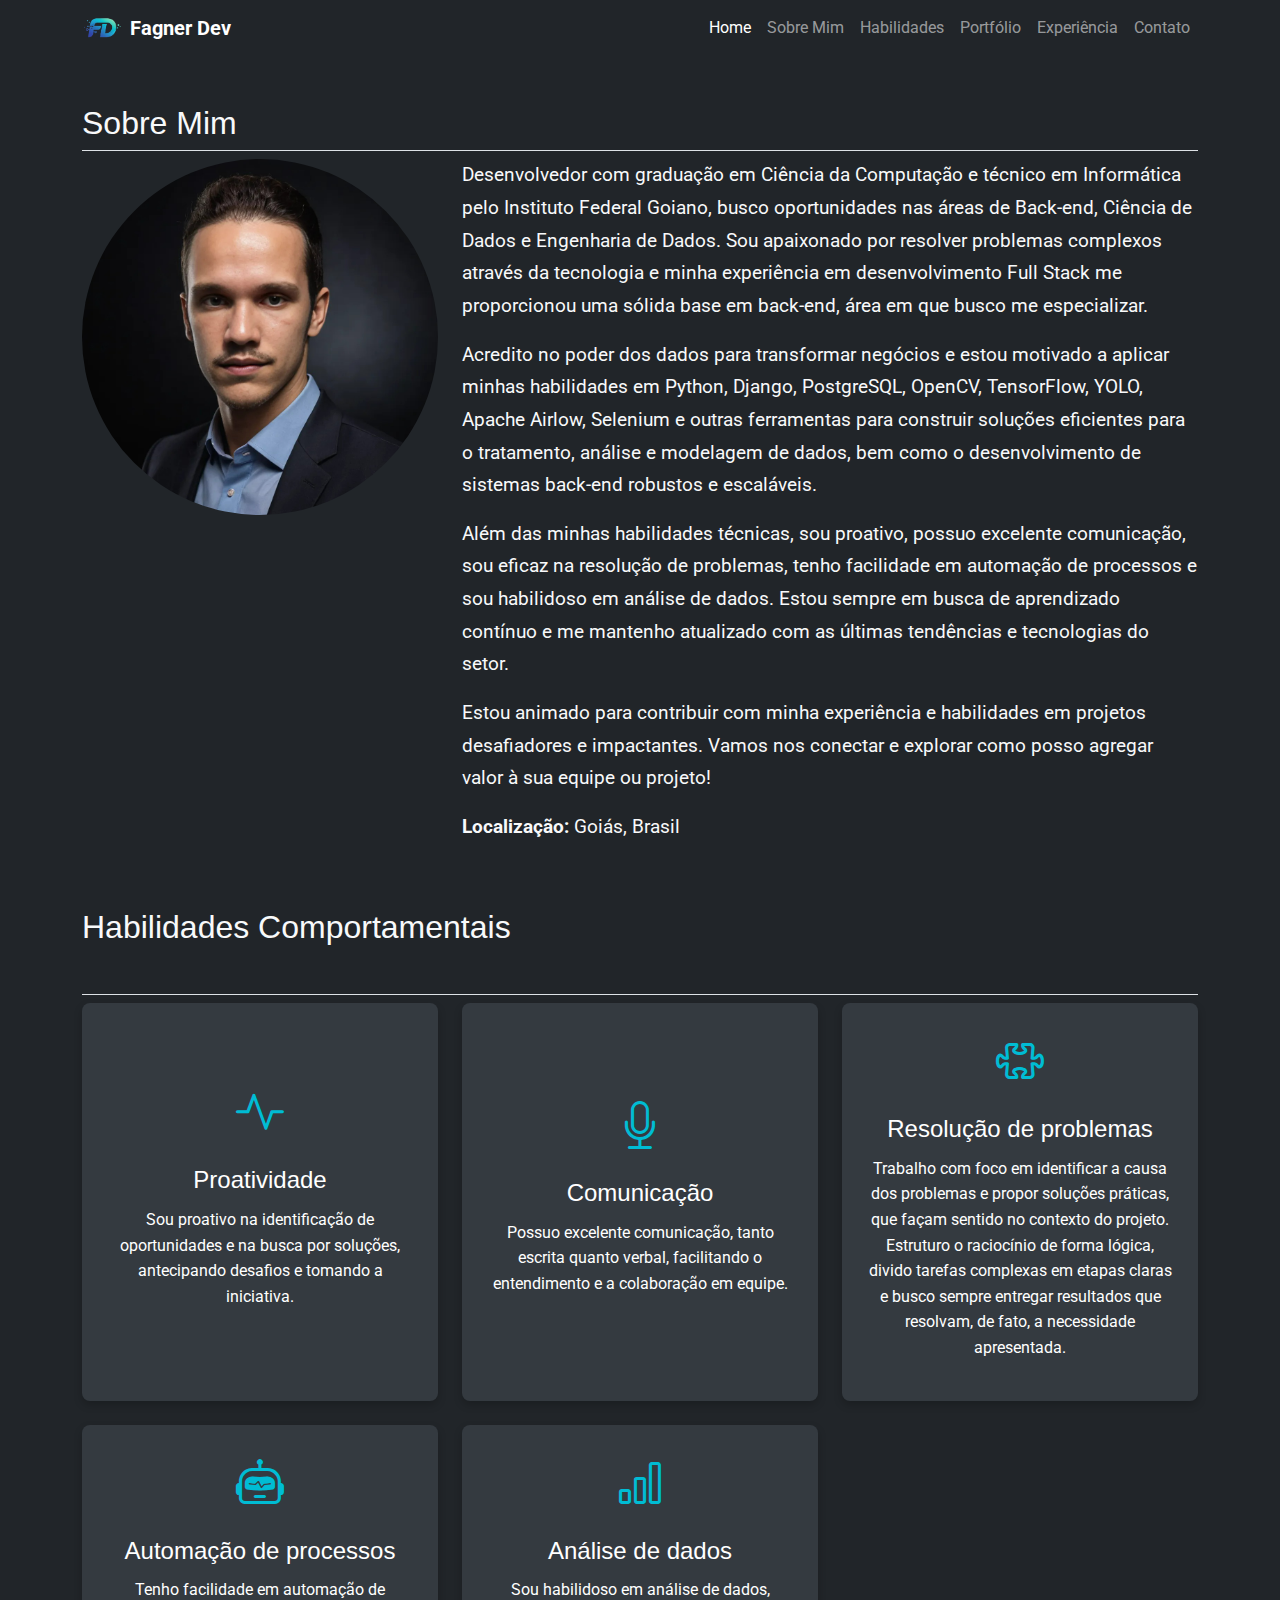
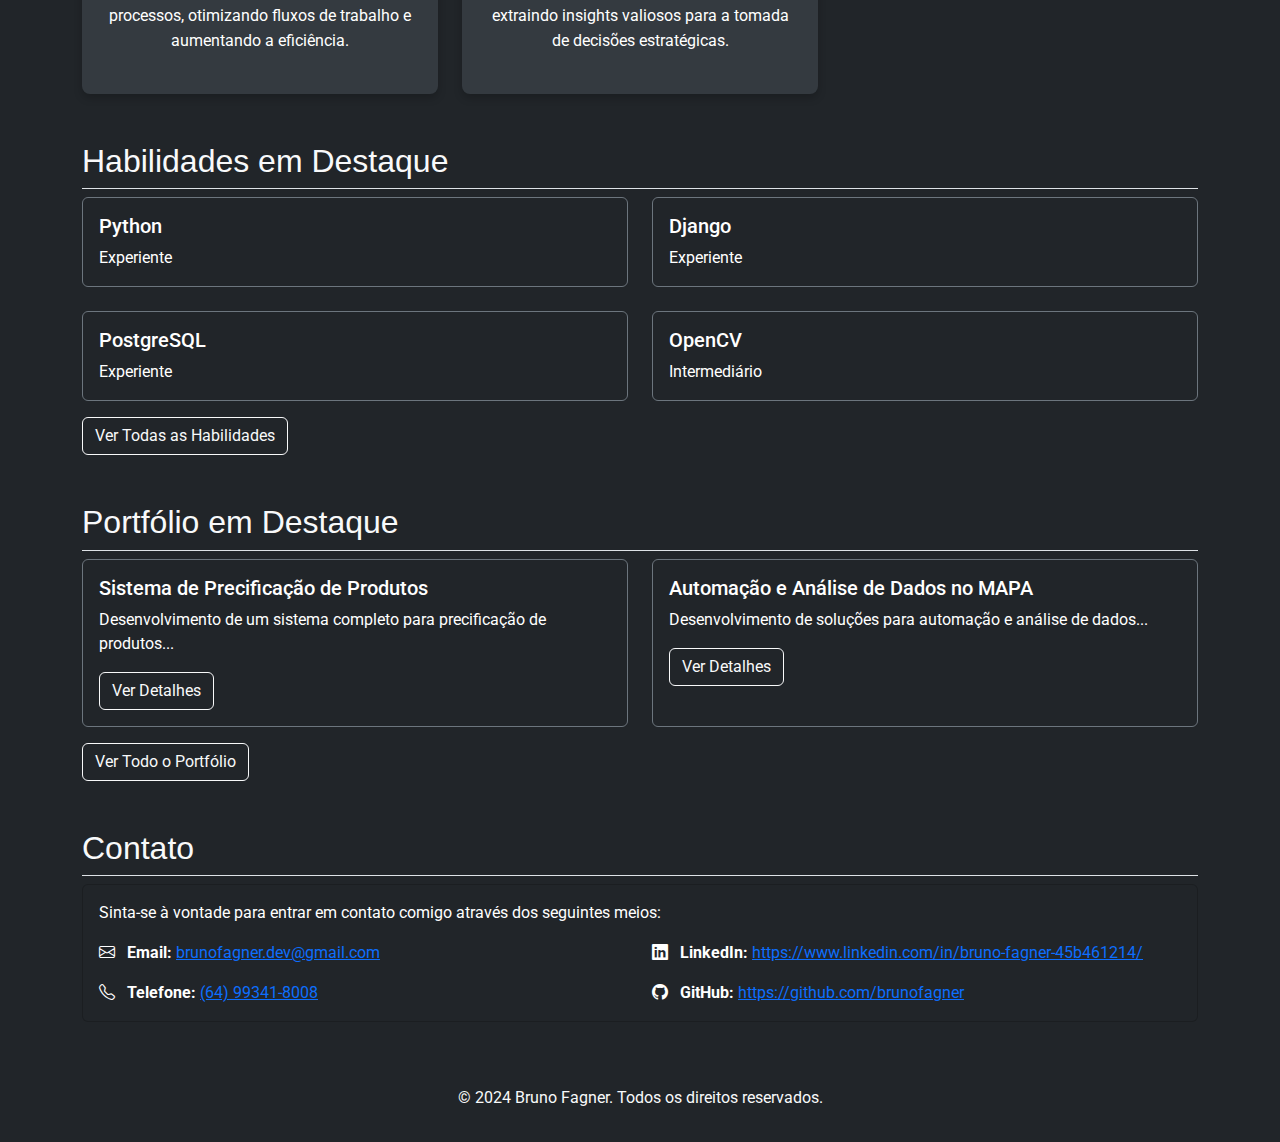
<file: index.html>
<!DOCTYPE html>
<html lang="pt-br">

<head>
    <meta charset="UTF-8">
    <meta name="viewport" content="width=device-width, initial-scale=1.0">
    <title>Bruno Fagner - Full Stack AI Developer</title>
    <link href="https://cdn.jsdelivr.net/npm/bootstrap@5.3.3/dist/css/bootstrap.min.css" rel="stylesheet">
    <link rel="stylesheet" href="css/styles.css">
    <link rel="stylesheet" href="https://cdn.jsdelivr.net/npm/bootstrap-icons@1.11.3/font/bootstrap-icons.min.css">
</head>

<body class="bg-dark text-light">
    <header class="navbar navbar-expand-lg navbar-dark bg-dark">
        <div class="container">
            <img src="img/logo_semfundo.png" alt="" class="logo-light me-2" width="40" height="40">
            <a class="navbar-brand" href="#">Fagner Dev</a>
            <button class="navbar-toggler" type="button" data-bs-toggle="collapse" data-bs-target="#navbarNav"
                aria-controls="navbarNav" aria-expanded="false" aria-label="Toggle navigation">
                <span class="navbar-toggler-icon"></span>
            </button>
            <div class="collapse navbar-collapse" id="navbarNav">
                <ul class="navbar-nav ms-auto">
                    <li class="nav-item">
                        <a class="nav-link active" aria-current="page" href="index.html">Home</a>
                    </li>
                    <li class="nav-item">
                        <a class="nav-link" href="sobre.html">Sobre Mim</a>
                    </li>
                    <li class="nav-item">
                        <a class="nav-link" href="habilidades.html">Habilidades</a>
                    </li>
                    <li class="nav-item">
                        <a class="nav-link" href="portfolio.html">Portfólio</a>
                    </li>
                    <li class="nav-item">
                        <a class="nav-link" href="experiencia.html">Experiência</a>
                    </li>
                    <li class="nav-item">
                        <a class="nav-link" href="contato.html">Contato</a>
                    </li>
                </ul>
            </div>
        </div>
    </header>

    <main class="container my-5">
        <section id="sobre" class="mb-5">
            <h2 class="border-bottom pb-2">Sobre Mim</h2>
            <div class="row">
                <div class="col-md-4">
                    <img src="img/bruno-fagner.jpg" alt="Bruno Fagner" class="img-fluid rounded-circle mb-3">
                </div>
                <div class="col-md-8">
                    <p class="sobre-mim-texto">
                        Desenvolvedor com graduação em Ciência da Computação e técnico em Informática pelo Instituto Federal Goiano, 
                        busco oportunidades nas áreas de Back-end, Ciência de Dados e Engenharia de Dados. 
                        Sou apaixonado por resolver problemas complexos através da tecnologia e minha experiência
                        em desenvolvimento Full Stack me proporcionou uma sólida base em back-end, área em que busco me especializar.
                    </p>
                    <p class="sobre-mim-texto">
                        Acredito no poder dos dados para transformar negócios e estou motivado a aplicar minhas habilidades em Python, 
                        Django, PostgreSQL, OpenCV, TensorFlow, YOLO, Apache Airlow, Selenium e outras ferramentas para construir 
                        soluções eficientes para o tratamento, análise e modelagem de dados, bem como o desenvolvimento de sistemas 
                        back-end robustos e escaláveis. 
                    </p>
                    <p class="sobre-mim-texto">
                        Além das minhas habilidades técnicas, sou proativo, possuo excelente comunicação, sou eficaz na resolução de problemas,
                         tenho facilidade em automação de processos e sou habilidoso em análise de dados.
                        Estou sempre em busca de aprendizado contínuo e me mantenho atualizado com as últimas tendências e tecnologias do setor.
                    </p>
                    <p class="sobre-mim-texto">
                        Estou animado para contribuir com minha experiência e habilidades em projetos desafiadores e impactantes.
                        Vamos nos conectar e explorar como posso agregar valor à sua equipe ou projeto!
                    </p>
                    <p class="sobre-mim-texto">
                        <strong>Localização:</strong> Goiás, Brasil
                    </p>

                </div>
            </div>
        </section>
        
        <section id="soft-skills" class="mb-5">
            <h2 class="border-bottom pb-5 ">Habilidades Comportamentais</h2>
            <div class="row row-cols-1 row-cols-md-3 g-4">
                <div class="col">
                    <div class="soft-skill-card">
                        <div class="soft-skill-icon">
                            <i class="bi bi-activity"></i>  </div>
                        <h3>Proatividade</h3>
                        <p>
                            Sou proativo na identificação de oportunidades e na busca por soluções, antecipando desafios e tomando a iniciativa.
                        </p>
                    </div>
                </div>
                <div class="col">
                    <div class="soft-skill-card">
                        <div class="soft-skill-icon">
                            <i class="bi bi-mic"></i>  </div>
                        <h3>Comunicação</h3>
                        <p>
                            Possuo excelente comunicação, tanto escrita quanto verbal, facilitando o entendimento e a colaboração em equipe.
                        </p>
                    </div>
                </div>
                <div class="col">
                    <div class="soft-skill-card">
                        <div class="soft-skill-icon">
                            <i class="bi bi-puzzle"></i> </div>
                        <h3>Resolução de problemas</h3>
                        <p>
                            Trabalho com foco em identificar a causa dos problemas e propor soluções práticas, que
                            façam sentido no contexto do projeto. Estruturo o raciocínio de forma lógica, divido tarefas
                            complexas em etapas claras e busco sempre entregar resultados que resolvam, de fato, a
                            necessidade apresentada.
                        </p>
                    </div>
                </div>
                <div class="col">
                    <div class="soft-skill-card">
                        <div class="soft-skill-icon">
                            <i class="bi bi-robot"></i>  </div>
                        <h3>Automação de processos</h3>
                        <p>
                            Tenho facilidade em automação de processos, otimizando fluxos de trabalho e aumentando a eficiência.
                        </p>
                    </div>
                </div>
                <div class="col">
                    <div class="soft-skill-card">
                        <div class="soft-skill-icon">
                            <i class="bi bi-bar-chart"></i>  </div>
                        <h3>Análise de dados</h3>
                        <p>
                            Sou habilidoso em análise de dados, extraindo insights valiosos para a tomada de decisões estratégicas.
                        </p>
                    </div>
                </div>
            </div>
        </section>

        <section id="habilidades-destaque" class="mb-5">
            <h2 class="border-bottom pb-2">Habilidades em Destaque</h2>
            <div class="row row-cols-1 row-cols-md-2 g-4">
                <div class="col">
                    <div class="card bg-dark border-secondary h-100">
                        <div class="card-body text-white">  <h5 class="card-title">Python</h5>
                            <p class="card-text">Experiente</p>
                        </div>
                    </div>
                </div>
                <div class="col">
                    <div class="card bg-dark border-secondary h-100">
                        <div class="card-body text-white">  <h5 class="card-title">Django</h5>
                            <p class="card-text">Experiente</p>
                        </div>
                    </div>
                </div>
                <div class="col">
                    <div class="card bg-dark border-secondary h-100">
                        <div class="card-body text-white">  <h5 class="card-title">PostgreSQL</h5>
                            <p class="card-text">Experiente</p>
                        </div>
                    </div>
                </div>
                <div class="col">
                    <div class="card bg-dark border-secondary h-100">
                        <div class="card-body text-white">  <h5 class="card-title">OpenCV</h5>
                            <p class="card-text">Intermediário</p>
                        </div>
                    </div>
                </div>
            </div>
            <a href="habilidades.html" class="btn btn-outline-light mt-3">Ver Todas as Habilidades</a>
        </section>

        <section id="portfolio-destaque" class="mb-5">
            <h2 class="border-bottom pb-2">Portfólio em Destaque</h2>
            <div class="row row-cols-1 row-cols-md-2 g-4">
                <div class="col">
                    <div class="card bg-dark border-secondary h-100">
                        <div class="card-body text-white">  <h5 class="card-title">Sistema de Precificação de Produtos</h5>
                            <p class="card-text">Desenvolvimento de um sistema completo para precificação de
                                produtos...</p>
                            <a href="portfolio.html" class="btn btn-outline-light">Ver Detalhes</a>
                        </div>
                    </div>
                </div>
                <div class="col">
                    <div class="card bg-dark border-secondary h-100">
                        <div class="card-body text-white">  <h5 class="card-title">Automação e Análise de Dados no MAPA</h5>
                            <p class="card-text">Desenvolvimento de soluções para automação e análise de dados...</p>
                            <a href="portfolio.html" class="btn btn-outline-light">Ver Detalhes</a>
                        </div>
                    </div>
                </div>
            </div>
            <a href="portfolio.html" class="btn btn-outline-light mt-3">Ver Todo o Portfólio</a>
        </section>

        <section id="contato" class="mb-5">
            <h2 class="border-bottom pb-2">Contato</h2>
            <div class="card bg-dark">
                <div class="card-body text-white">  <p class="card-text">
                        Sinta-se à vontade para entrar em contato comigo através dos seguintes meios:
                    </p>
                    <div class="row">
                        <div class="col-md-6">
                            <p class="card-text">
                                <i class="bi bi-envelope me-2"></i> <strong>Email:</strong>
                                <a href="mailto:brunofagner.dev@gmail.com">brunofagner.dev@gmail.com</a>
                            </p>
                            <p class="card-text">
                                <i class="bi bi-telephone me-2"></i> <strong>Telefone:</strong>
                                <a href="tel:+5564993418008">(64) 99341-8008</a>
                            </p>
                        </div>
                        <div class="col-md-6">
                            <p class="card-text">
                                <i class="bi bi-linkedin me-2"></i> <strong>LinkedIn:</strong>
                                <a href="https://www.linkedin.com/in/bruno-fagner-45b461214/" target="_blank">
                                    https://www.linkedin.com/in/bruno-fagner-45b461214/
                                </a>
                            </p>
                            <p class="card-text">
                                <i class="bi bi-github me-2"></i> <strong>GitHub:</strong>
                                <a href="https://github.com/brunofagner" target="_blank">https://github.com/brunofagner</a>
                            </p>
                        </div>
                    </div>
                </div>
            </div>
        </section>
    </main>

    <footer class="bg-dark text-light py-3">
        <div class="container text-center">
            <p>&copy; 2024 Bruno Fagner. Todos os direitos reservados.</p>
        </div>
    </footer>

    <script src="https://cdn.jsdelivr.net/npm/bootstrap@5.3.3/dist/js/bootstrap.bundle.min.js"></script>
    <script src="js/script.js"></script>
</body>

</html>
</file>
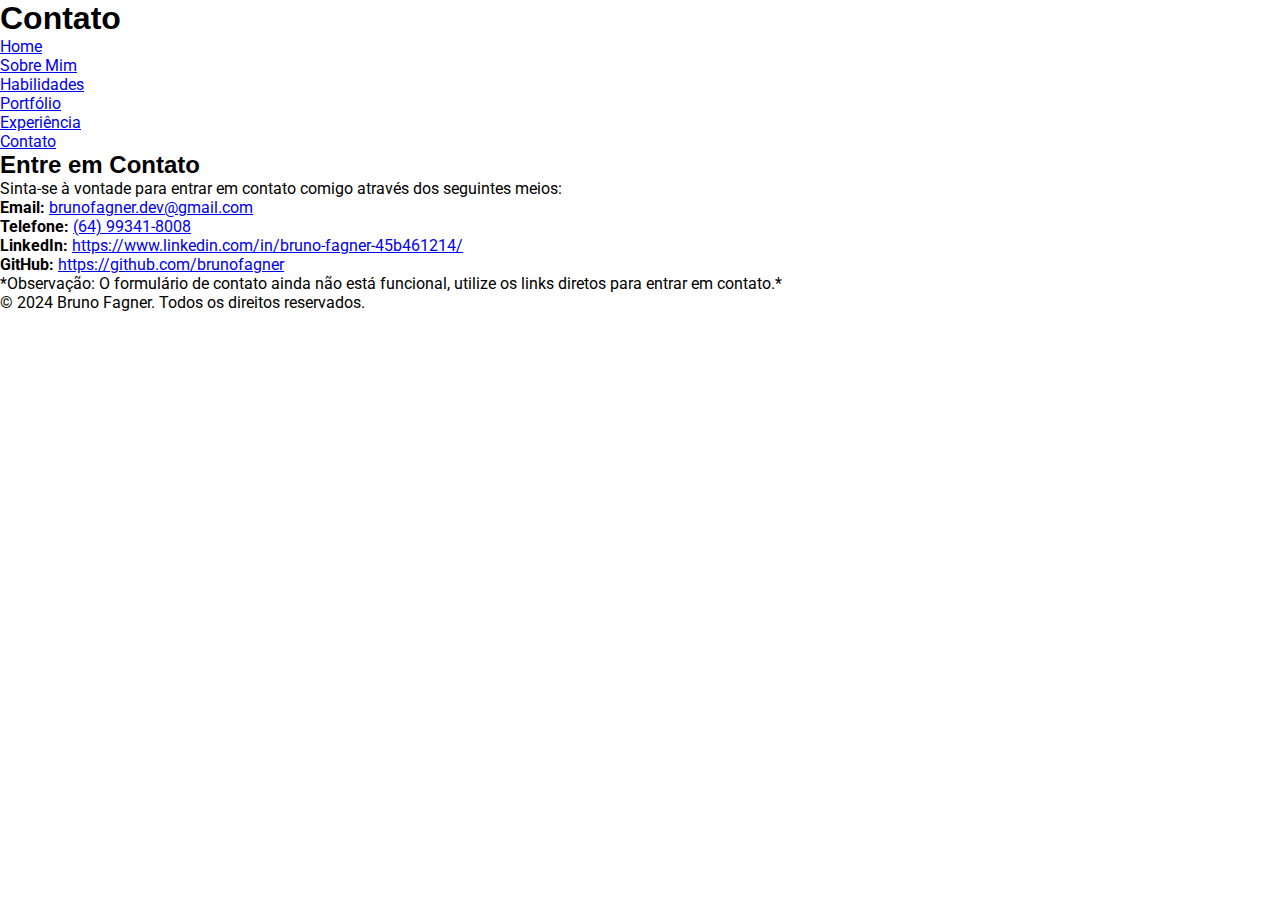
<file: contato.html>
<!DOCTYPE html>
<html lang="pt-br">

<head>
    <meta charset="UTF-8">
    <meta name="viewport" content="width=device-width, initial-scale=1.0">
    <title>Contato - Bruno Fagner</title>
    <link rel="stylesheet" href="css/styles.css">
</head>

<body>
    <header>
        <div class="container">
            <h1>Contato</h1>
            <nav>
                <ul>
                    <li><a href="index.html">Home</a></li>
                    <li><a href="sobre.html">Sobre Mim</a></li>
                    <li><a href="habilidades.html">Habilidades</a></li>
                    <li><a href="portfolio.html">Portfólio</a></li>
                    <li><a href="experiencia.html">Experiência</a></li>
                    <li><a href="contato.html">Contato</a></li>
                </ul>
            </nav>
        </div>
    </header>

    <main>
        <section class="container">
            <h2>Entre em Contato</h2>
            <p>
                Sinta-se à vontade para entrar em contato comigo através dos seguintes meios:
            </p>

            <div class="contato-info">
                <p>
                    <strong>Email:</strong>
                    <a href="mailto:brunofagner.dev@gmail.com">brunofagner.dev@gmail.com</a>
                </p>
                <p>
                    <strong>Telefone:</strong>
                    <a href="tel:+5564993418008">(64) 99341-8008</a>
                </p>
                <p>
                    <strong>LinkedIn:</strong>
                    <a href="https://www.linkedin.com/in/bruno-fagner-45b461214/" target="_blank">
                        https://www.linkedin.com/in/bruno-fagner-45b461214/
                    </a>
                </p>
                <p>
                    <strong>GitHub:</strong>
                    <a href="https://github.com/brunofagner" target="_blank">https://github.com/brunofagner</a>
                </p>
            </div>

            <p>
                *Observação: O formulário de contato ainda não está funcional, utilize os links
                diretos para entrar em contato.*
            </p>
        </section>
    </main>

    <footer>
        <div class="container">
            <p>&copy; 2024 Bruno Fagner. Todos os direitos reservados.</p>
        </div>
    </footer>

    <script src="js/script.js"></script>
</body>

</html>
</file>
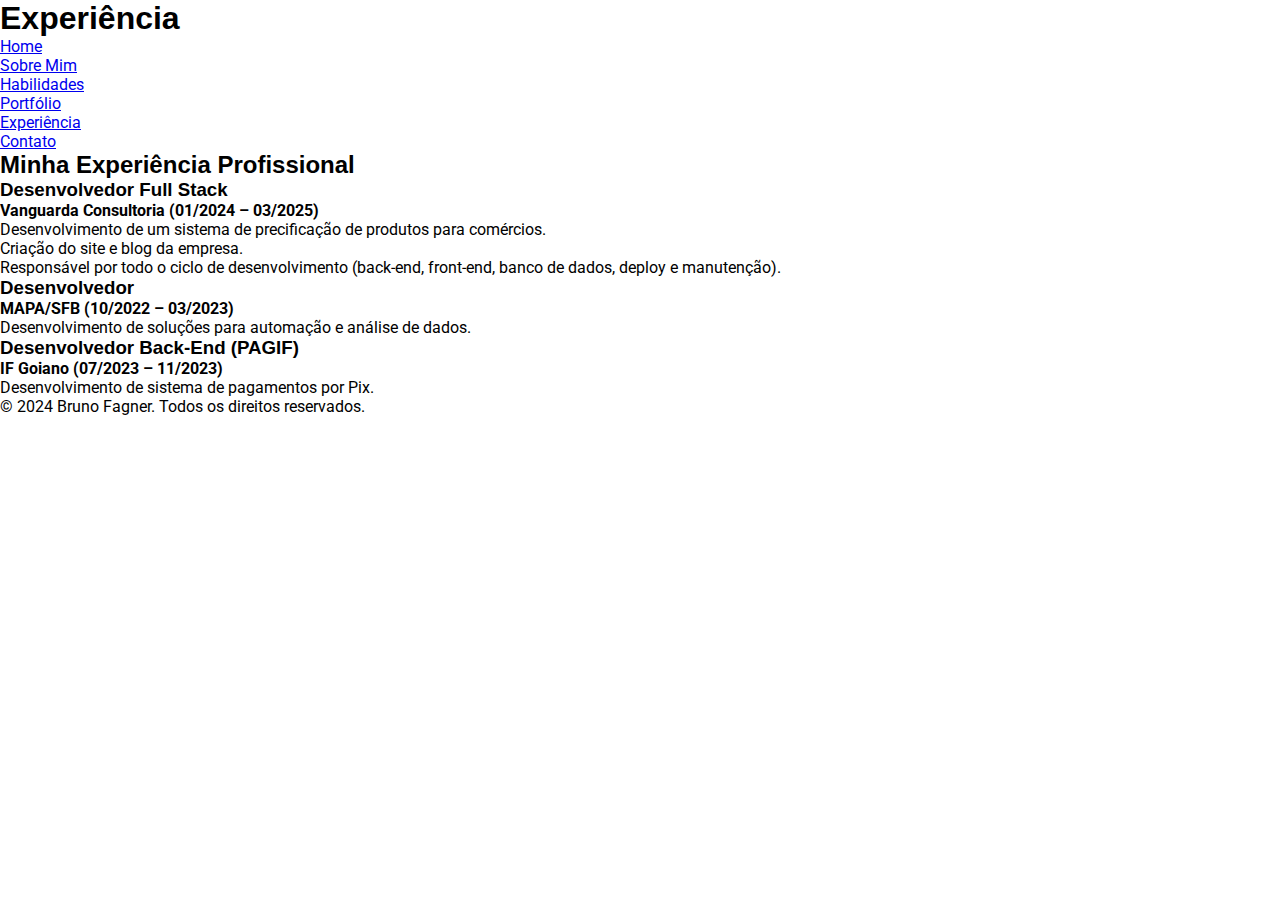
<file: experiencia.html>
<!DOCTYPE html>
<html lang="pt-br">

<head>
    <meta charset="UTF-8">
    <meta name="viewport" content="width=device-width, initial-scale=1.0">
    <title>Experiência - Bruno Fagner</title>
    <link rel="stylesheet" href="css/styles.css">
</head>

<body>
    <header>
        <div class="container">
            <h1>Experiência</h1>
            <nav>
                <ul>
                    <li><a href="index.html">Home</a></li>
                    <li><a href="sobre.html">Sobre Mim</a></li>
                    <li><a href="habilidades.html">Habilidades</a></li>
                    <li><a href="portfolio.html">Portfólio</a></li>
                    <li><a href="experiencia.html">Experiência</a></li>
                    <li><a href="contato.html">Contato</a></li>
                </ul>
            </nav>
        </div>
    </header>

    <main>
        <section class="container">
            <h2>Minha Experiência Profissional</h2>

            <div class="experiencia-item">
                <h3>Desenvolvedor Full Stack</h3>
                <h4>Vanguarda Consultoria (01/2024 – 03/2025)</h4>
                <ul>
                    <li>Desenvolvimento de um sistema de precificação de produtos para comércios.</li>
                    <li>Criação do site e blog da empresa.</li>
                    <li>Responsável por todo o ciclo de desenvolvimento (back-end, front-end, banco de dados,
                        deploy e manutenção).</li>
                </ul>
            </div>

            <div class="experiencia-item">
                <h3>Desenvolvedor</h3>
                <h4>MAPA/SFB (10/2022 – 03/2023)</h4>
                <ul>
                    <li>Desenvolvimento de soluções para automação e análise de dados.</li>
                </ul>
            </div>

            <div class="experiencia-item">
                <h3>Desenvolvedor Back-End (PAGIF)</h3>
                <h4>IF Goiano (07/2023 – 11/2023)</h4>
                <ul>
                    <li>Desenvolvimento de sistema de pagamentos por Pix.</li>
                </ul>
            </div>
        </section>
    </main>

    <footer>
        <div class="container">
            <p>&copy; 2024 Bruno Fagner. Todos os direitos reservados.</p>
        </div>
    </footer>

    <script src="js/script.js"></script>
</body>

</html>
</file>
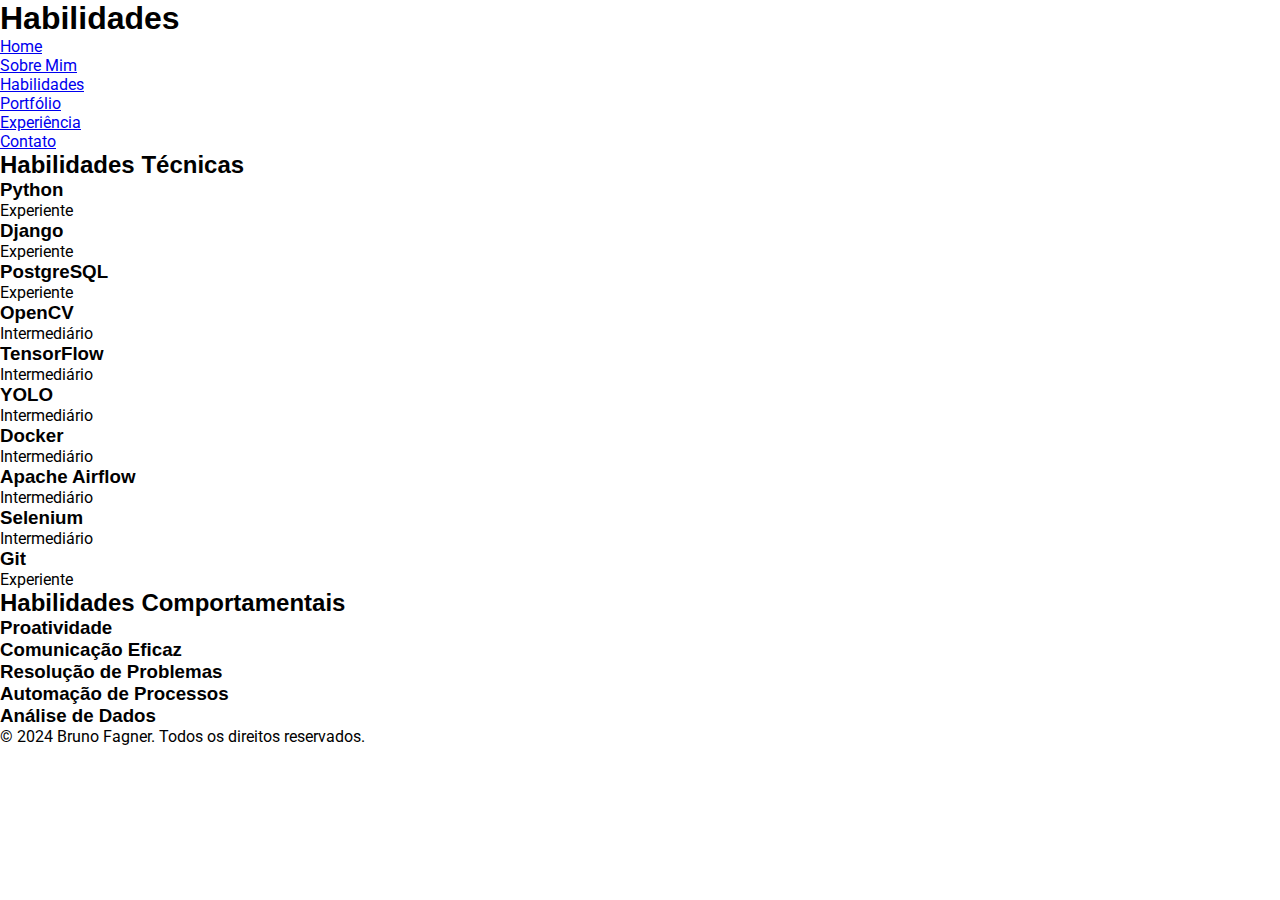
<file: habilidades.html>
<!DOCTYPE html>
<html lang="pt-br">

<head>
    <meta charset="UTF-8">
    <meta name="viewport" content="width=device-width, initial-scale=1.0">
    <title>Habilidades - Bruno Fagner</title>
    <link rel="stylesheet" href="css/styles.css">
</head>

<body>
    <header>
        <div class="container">
            <h1>Habilidades</h1>
            <nav>
                <ul>
                    <li><a href="index.html">Home</a></li>
                    <li><a href="sobre.html">Sobre Mim</a></li>
                    <li><a href="habilidades.html">Habilidades</a></li>
                    <li><a href="portfolio.html">Portfólio</a></li>
                    <li><a href="experiencia.html">Experiência</a></li>
                    <li><a href="contato.html">Contato</a></li>
                </ul>
            </nav>
        </div>
    </header>

    <main>
        <section class="container">
            <h2>Habilidades Técnicas</h2>
            <div class="habilidades-lista">
                <div>
                    <h3>Python</h3>
                    <p>Experiente</p>
                </div>
                <div>
                    <h3>Django</h3>
                    <p>Experiente</p>
                </div>
                <div>
                    <h3>PostgreSQL</h3>
                    <p>Experiente</p>
                </div>
                <div>
                    <h3>OpenCV</h3>
                    <p>Intermediário</p>
                </div>
                <div>
                    <h3>TensorFlow</h3>
                    <p>Intermediário</p>
                </div>
                <div>
                    <h3>YOLO</h3>
                    <p>Intermediário</p>
                </div>
                <div>
                    <h3>Docker</h3>
                    <p>Intermediário</p>
                </div>
                <div>
                    <h3>Apache Airflow</h3>
                    <p>Intermediário</p>
                </div>
                <div>
                    <h3>Selenium</h3>
                    <p>Intermediário</p>
                </div>
                <div>
                    <h3>Git</h3>
                    <p>Experiente</p>
                </div>

            </div>

            <h2>Habilidades Comportamentais</h2>
            <div class="habilidades-lista">
                <div>
                    <h3>Proatividade</h3>
                </div>
                <div>
                    <h3>Comunicação Eficaz</h3>
                </div>
                <div>
                    <h3>Resolução de Problemas</h3>
                </div>
                <div>
                    <h3>Automação de Processos</h3>
                </div>
                <div>
                    <h3>Análise de Dados</h3>
                </div>
            </div>
        </section>
    </main>

    <footer>
        <div class="container">
            <p>&copy; 2024 Bruno Fagner. Todos os direitos reservados.</p>
        </div>
    </footer>

    <script src="js/script.js"></script>
</body>

</html>
</file>
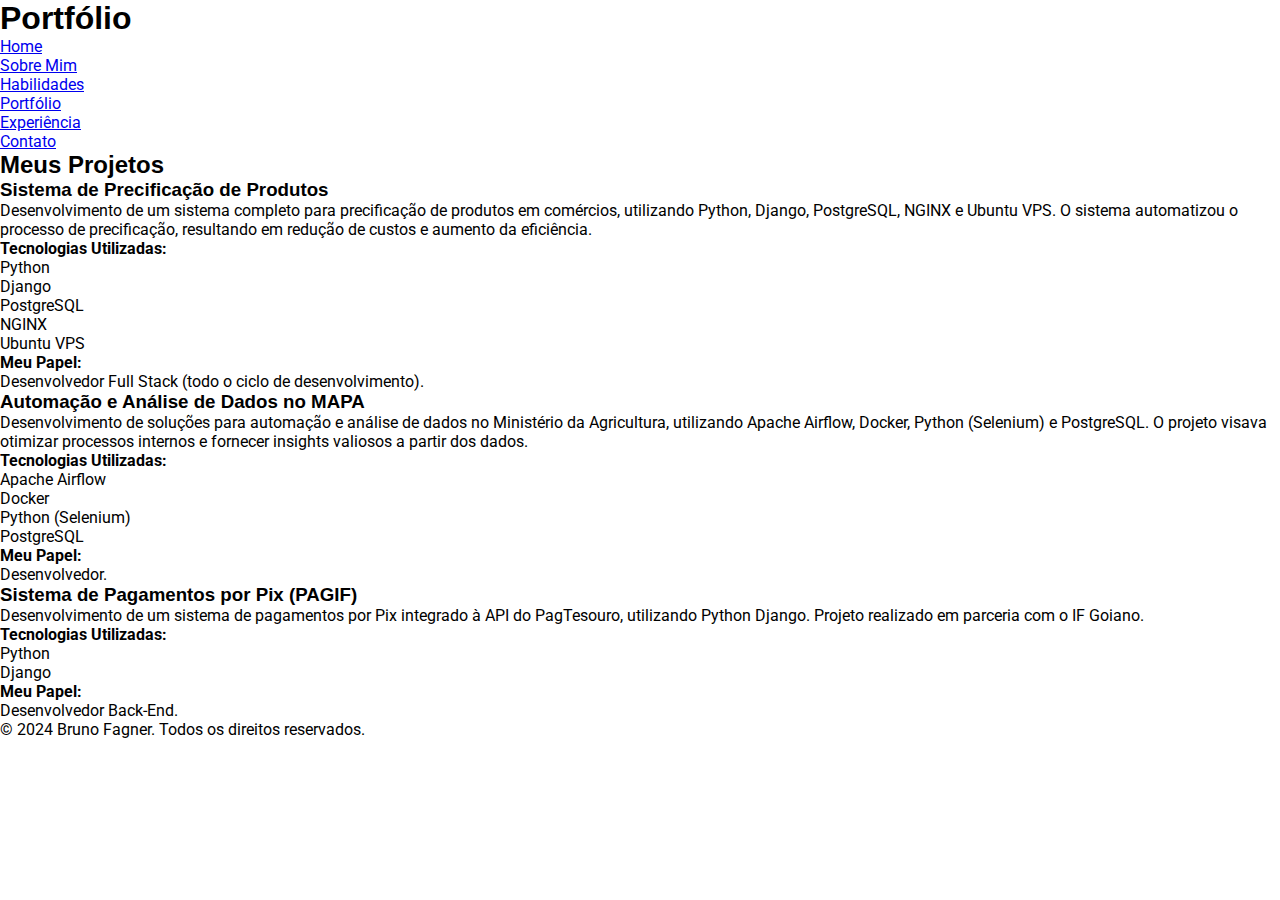
<file: portfolio.html>
<!DOCTYPE html>
<html lang="pt-br">

<head>
    <meta charset="UTF-8">
    <meta name="viewport" content="width=device-width, initial-scale=1.0">
    <title>Portfólio - Bruno Fagner</title>
    <link rel="stylesheet" href="css/styles.css">
</head>

<body>
    <header>
        <div class="container">
            <h1>Portfólio</h1>
            <nav>
                <ul>
                    <li><a href="index.html">Home</a></li>
                    <li><a href="sobre.html">Sobre Mim</a></li>
                    <li><a href="habilidades.html">Habilidades</a></li>
                    <li><a href="portfolio.html">Portfólio</a></li>
                    <li><a href="experiencia.html">Experiência</a></li>
                    <li><a href="contato.html">Contato</a></li>
                </ul>
            </nav>
        </div>
    </header>

    <main>
        <section class="container">
            <h2>Meus Projetos</h2>

            <div class="portfolio-item">
                <h3>Sistema de Precificação de Produtos</h3>
                <p>
                    Desenvolvimento de um sistema completo para precificação de produtos em comércios,
                    utilizando Python, Django, PostgreSQL, NGINX e Ubuntu VPS. O sistema automatizou o
                    processo de precificação, resultando em redução de custos e aumento da eficiência.
                </p>
                <h4>Tecnologias Utilizadas:</h4>
                <ul>
                    <li>Python</li>
                    <li>Django</li>
                    <li>PostgreSQL</li>
                    <li>NGINX</li>
                    <li>Ubuntu VPS</li>
                </ul>
                <h4>Meu Papel:</h4>
                <p>Desenvolvedor Full Stack (todo o ciclo de desenvolvimento).</p>
            </div>

            <div class="portfolio-item">
                <h3>Automação e Análise de Dados no MAPA</h3>
                <p>
                    Desenvolvimento de soluções para automação e análise de dados no Ministério da
                    Agricultura, utilizando Apache Airflow, Docker, Python (Selenium) e PostgreSQL. O
                    projeto visava otimizar processos internos e fornecer insights valiosos a partir dos dados.
                </p>
                <h4>Tecnologias Utilizadas:</h4>
                <ul>
                    <li>Apache Airflow</li>
                    <li>Docker</li>
                    <li>Python (Selenium)</li>
                    <li>PostgreSQL</li>
                </ul>
                <h4>Meu Papel:</h4>
                <p>Desenvolvedor.</p>
            </div>

            <div class="portfolio-item">
                <h3>Sistema de Pagamentos por Pix (PAGIF)</h3>
                <p>
                    Desenvolvimento de um sistema de pagamentos por Pix integrado à API do PagTesouro,
                    utilizando Python Django. Projeto realizado em parceria com o IF Goiano.
                </p>
                <h4>Tecnologias Utilizadas:</h4>
                <ul>
                    <li>Python</li>
                    <li>Django</li>
                </ul>
                <h4>Meu Papel:</h4>
                <p>Desenvolvedor Back-End.</p>
            </div>
        </section>
    </main>

    <footer>
        <div class="container">
            <p>&copy; 2024 Bruno Fagner. Todos os direitos reservados.</p>
        </div>
    </footer>

    <script src="js/script.js"></script>
</body>

</html>
</file>
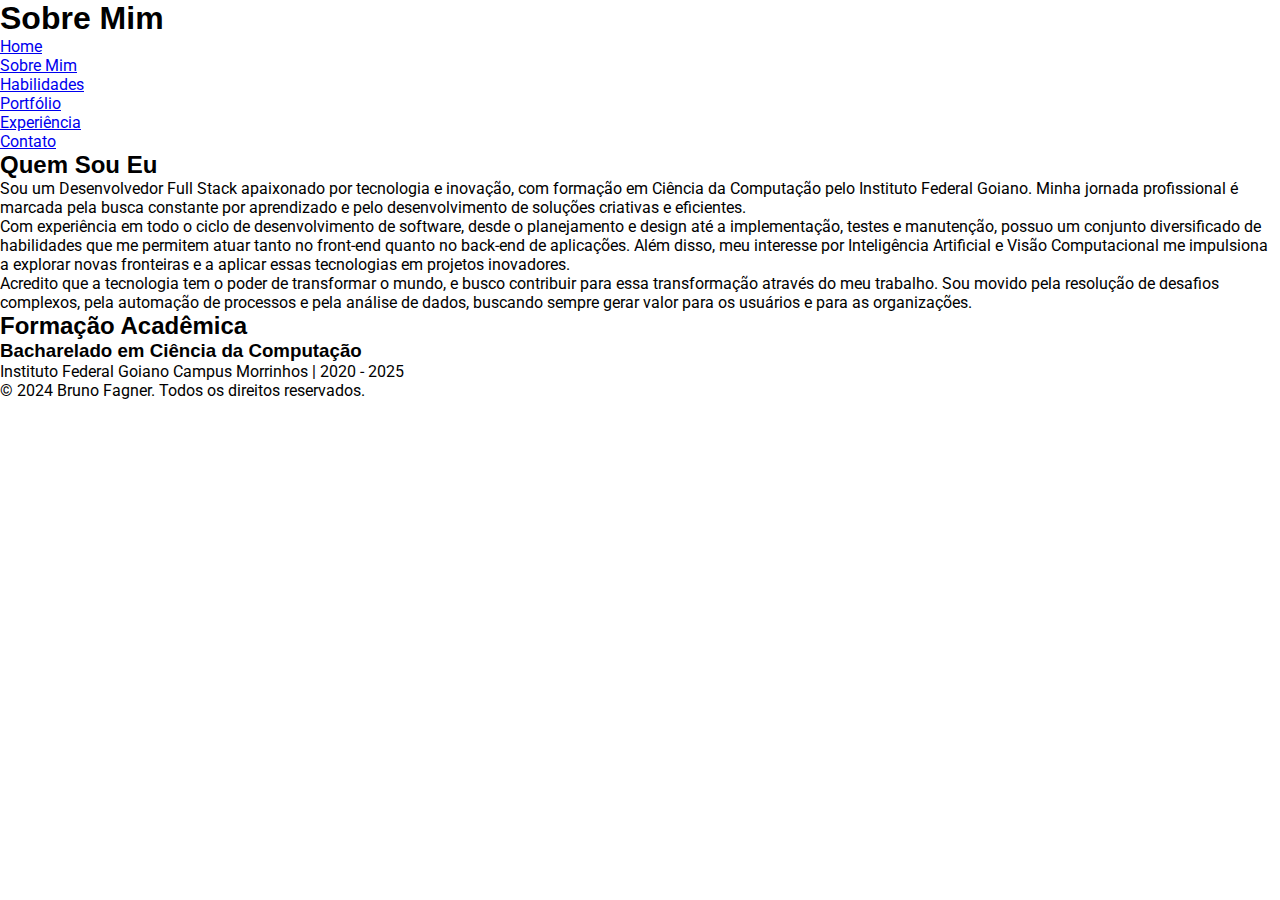
<file: sobre.html>
<!DOCTYPE html>
<html lang="pt-br">

<head>
    <meta charset="UTF-8">
    <meta name="viewport" content="width=device-width, initial-scale=1.0">
    <title>Sobre Mim - Bruno Fagner</title>
    <link rel="stylesheet" href="css/styles.css">
</head>

<body>
    <header>
        <div class="container">
            <h1>Sobre Mim</h1>
            <nav>
                <ul>
                    <li><a href="index.html">Home</a></li>
                    <li><a href="sobre.html">Sobre Mim</a></li>
                    <li><a href="habilidades.html">Habilidades</a></li>
                    <li><a href="portfolio.html">Portfólio</a></li>
                    <li><a href="experiencia.html">Experiência</a></li>
                    <li><a href="contato.html">Contato</a></li>
                </ul>
            </nav>
        </div>
    </header>

    <main>
        <section class="container">
            <h2>Quem Sou Eu</h2>
            <p>
                Sou um Desenvolvedor Full Stack apaixonado por tecnologia e inovação, com formação em
                Ciência da Computação pelo Instituto Federal Goiano. Minha jornada profissional é marcada
                pela busca constante por aprendizado e pelo desenvolvimento de soluções criativas e
                eficientes.
            </p>
            <p>
                Com experiência em todo o ciclo de desenvolvimento de software, desde o planejamento e
                design até a implementação, testes e manutenção, possuo um conjunto diversificado de
                habilidades que me permitem atuar tanto no front-end quanto no back-end de aplicações.
                Além disso, meu interesse por Inteligência Artificial e Visão Computacional me impulsiona a
                explorar novas fronteiras e a aplicar essas tecnologias em projetos inovadores.
            </p>
            <p>
                Acredito que a tecnologia tem o poder de transformar o mundo, e busco contribuir para essa
                transformação através do meu trabalho. Sou movido pela resolução de desafios complexos,
                pela automação de processos e pela análise de dados, buscando sempre gerar valor para os
                usuários e para as organizações.
            </p>

            <h2>Formação Acadêmica</h2>
            <h3>Bacharelado em Ciência da Computação</h3>
            <p>Instituto Federal Goiano Campus Morrinhos | 2020 - 2025</p>
        </section>
    </main>

    <footer>
        <div class="container">
            <p>&copy; 2024 Bruno Fagner. Todos os direitos reservados.</p>
        </div>
    </footer>

    <script src="js/script.js"></script>
</body>

</html>
</file>
<file: css/styles.css>
/* definir uma fonte mais profissonal para meu portifolio */
@import url('https://fonts.googleapis.com/css2?family=Roboto:wght@400;700&display=swap');
* {
    margin: 0;
    padding: 0;
    box-sizing: border-box;
}
body {
    font-family: 'Roboto', sans-serif;
}

h1, h2, h3 {
    font-family: 'Poppins', sans-serif;
}
.navbar-brand {
    font-weight: bold; /* Deixa o nome em negrito */
}
.sobre-mim-texto {
    font-size: 1.2rem; /* Aumenta o tamanho da fonte */
    line-height: 1.7; /* Aumenta o espaçamento entre as linhas */
    margin-bottom: 1rem; /* Adiciona um pouco de espaçamento abaixo dos parágrafos */
}
/* Estilos para a seção de Soft Skills */
#soft-skills .soft-skill-card {
    background-color: #343a40; /* Cor de fundo escura */
    border-radius: 0.5rem;
    padding: 1.5rem;
    text-align: center;
    color: #fff; /* Cor do texto claro */
    box-shadow: 0 0.25rem 0.5rem rgba(0, 0, 0, 0.2);
    height: 100%; /* Garante que os cards tenham a mesma altura */
    display: flex;
    flex-direction: column;
    justify-content: center; /* Alinha o conteúdo verticalmente */
}

#soft-skills .soft-skill-icon {
    font-size: 3rem; /* Tamanho do ícone */
    margin-bottom: 1rem;
    color: #00bcd4; /* Cor do ícone (azul claro) */
}

#soft-skills h3 {
    font-size: 1.5rem;
    margin-bottom: 0.75rem;
    color: #fff;
}

#soft-skills p {
    font-size: 1rem;
    line-height: 1.6;
}
</file>
